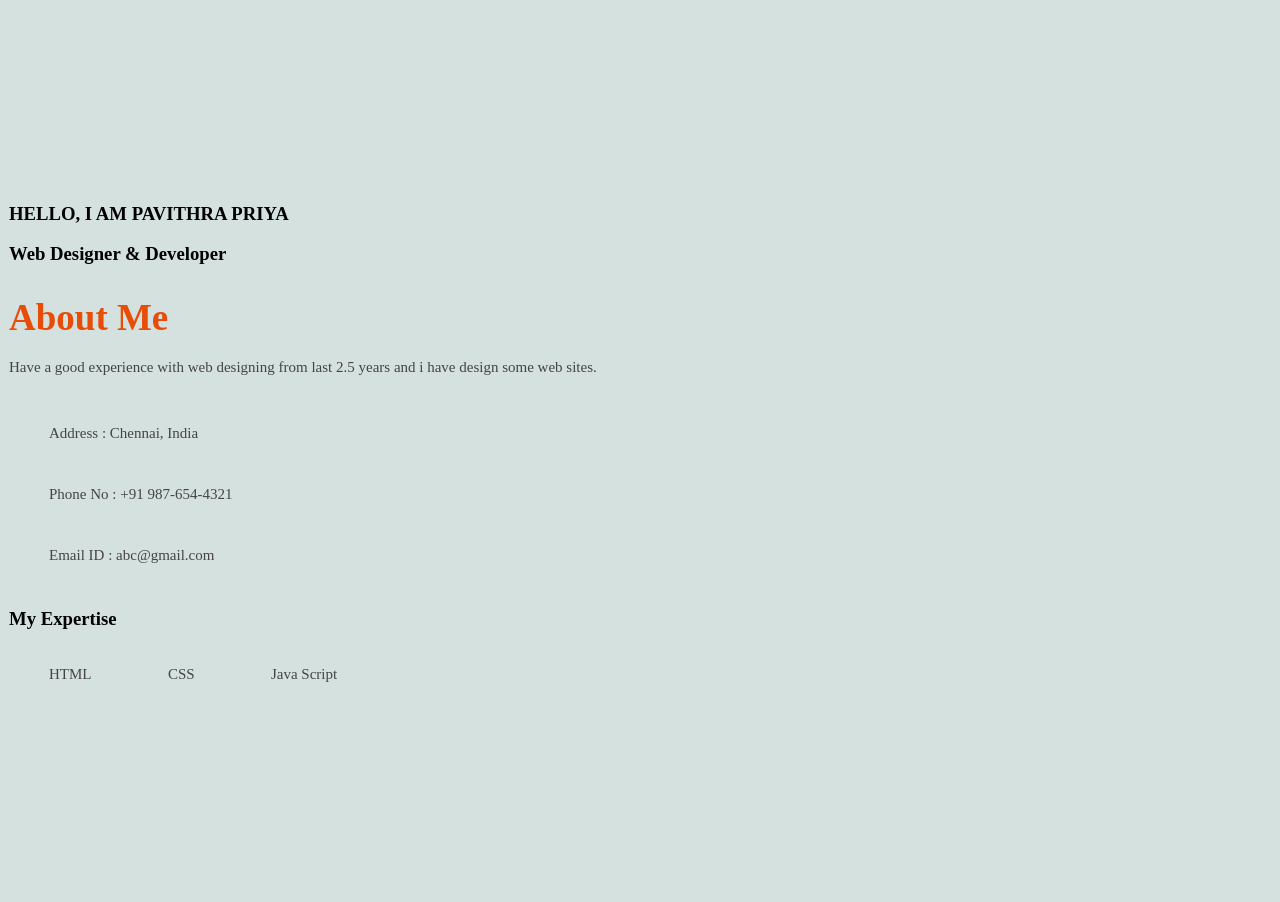
<file: Assignments/Pavithrapriya/Assignment 1/portfolio.html>
<!-- About Section Start From here -->
<html>
<head>

    <link rel="stylesheet" href="portfolio.css">
<body style="background-color:#d5e1df;">
 <section id="about-section">

    <!-- about right  -->
    <div class="about-right">
        <h3>HELLO, I AM PAVITHRA PRIYA</h3>
        <h3>Web Designer & Developer</h3>
        <h1>About Me</h1>
        <p>
        Have a good experience with web designing from last 2.5 years and i have design some web sites.
        </p>
        <div class="address">
            <ul>
                <li>
                    <p>Address : Chennai, India</p>
                </li>
                <li>
                    <p>Phone No : +91 987-654-4321</p>
                </li>
                <li>
                    <p>Email ID : abc@gmail.com</p>
                </li>
            </ul>
        </div>
        <div class="expertise">
            <h3>My Expertise</h3>
            <ul>
                <li>
                    <p>HTML</p>
                </li>
                <li>
                    <p>CSS</p>
                </li>
                <li>
                    <p>Java Script</p>
                </li>
            </ul>
        </div>
    </div>
</section>

</head>
</body>
</html>
</file>
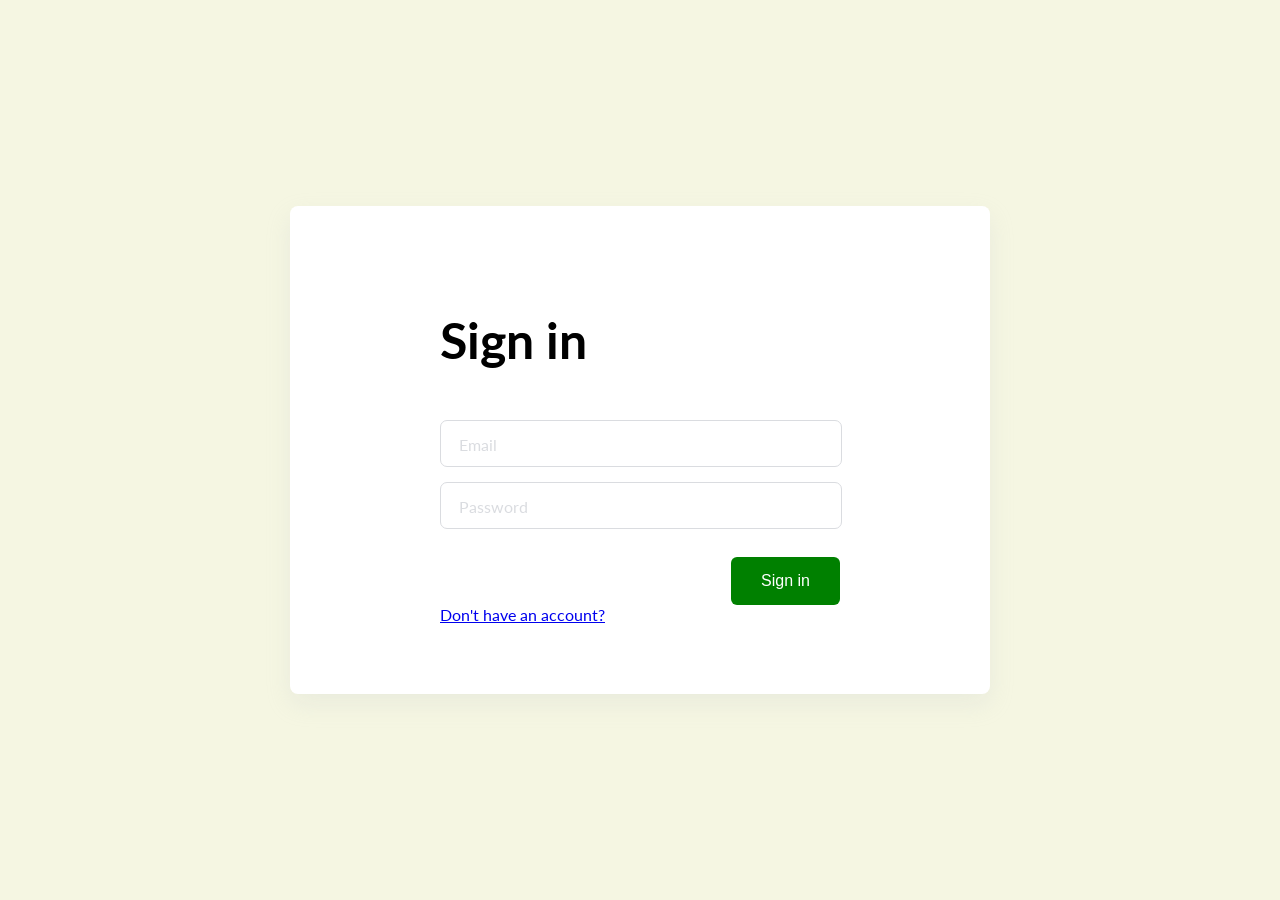
<file: Assignments/Pavithrapriya/Assignment 2/signin.html>
<!DOCTYPE html>
<html lang="en">
<head>
  <meta charset="UTF-8">
  <meta name="viewport" content="width=device-width, initial-scale=1.0">
  <meta http-equiv="X-UA-Compatible" content="ie=edge">
  <title>Document</title>
  <link rel="stylesheet" href="flask.css">
</head>
<body>
    <div class="signinForm">
        <form action="" class="form">
          <h1 class="title">Sign in</h1>

          <div class="inputContainer">
            <input type="text" class="input" placeholder="priyamohan4102@gmail.com">
            <label for="" class="label">Email</label>
          </div>
          <div class="inputContainer">
            <input type="password" class="input" placeholder="123456">
            <label for="" class="label">Password</label>
          </div>
          <input type="submit" class="submitBtn" value="Sign in" formaction="/">
          <a href="C:\Users\pavia\OneDrive\Desktop\flask\signup.html">Don't have an account?</a>
        </form>
      </div>


</body>
</html>
</file>
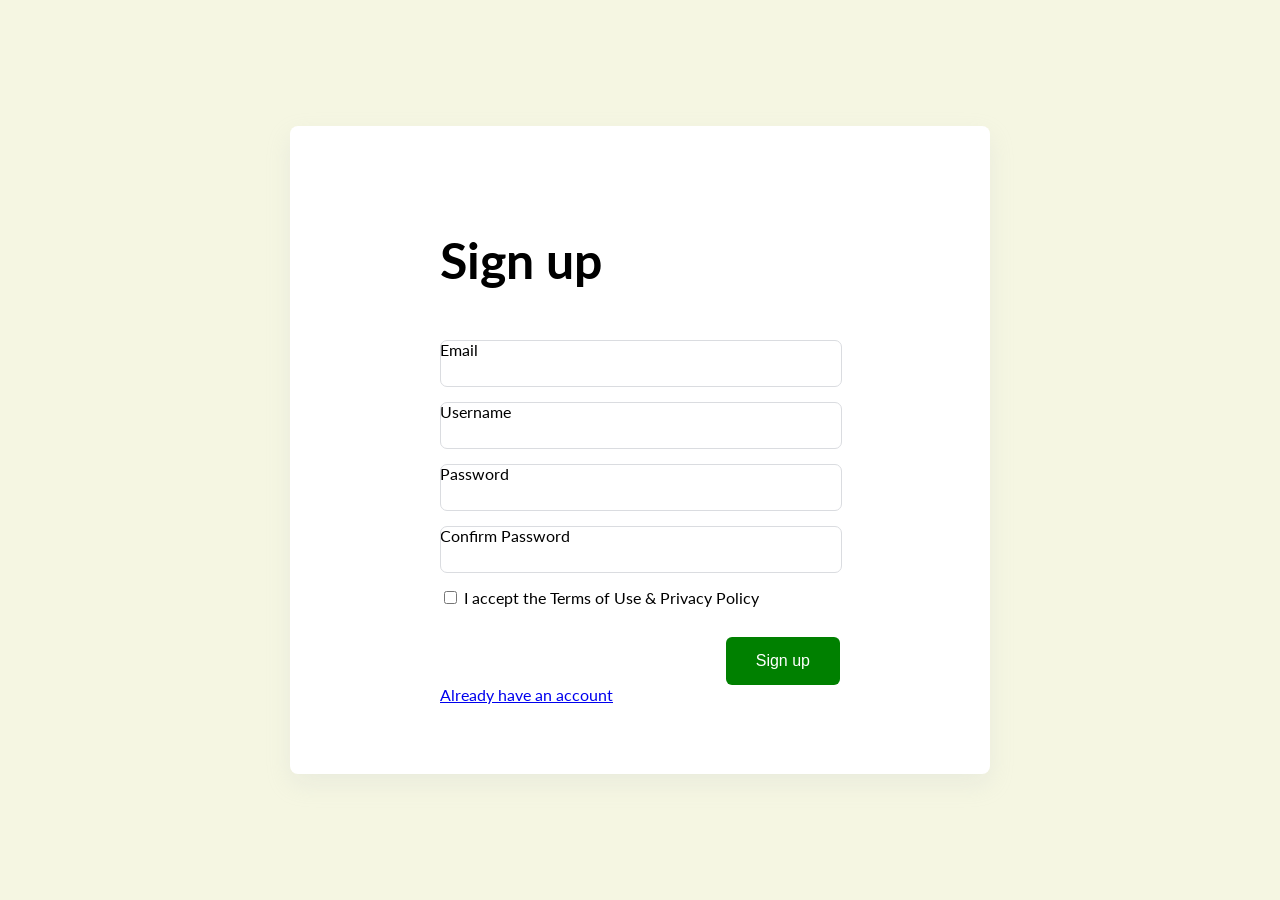
<file: Assignments/Pavithrapriya/Assignment 2/signup.html>
<!DOCTYPE html>
<html lang="en">
<head>
  <meta charset="UTF-8">
  <meta name="viewport" content="width=device-width, initial-scale=1.0">
  <meta http-equiv="X-UA-Compatible" content="ie=edge">
  <title>Document</title>
  <link rel="stylesheet" href="flask.css">
</head>
<body>
    <div class="signupForm">
        <form action="" class="form">
          <h1 class="title">Sign up</h1>

          <div class="inputContainer">
           <p>Email</p><input type="text" class="input" placeholder="pavi@gmail.com">

          </div>

          <div class="inputContainer">
            <p>Username</p><input type="text" class="input" placeholder="pavi">

          </div>

          <div class="inputContainer">
            <p>Password</p><input type="password" class="input" placeholder="123456">

          </div>

          <div class="inputContainer">
            <label>Confirm Password</label><input type="password" class="input" placeholder="123456">

          </div>

          <input type="checkbox" id="agree" name="agree" value="policy">
  <label>I accept the Terms of Use & Privacy Policy</label>
          <input type="submit" class="submitBtn" value="Sign up" formaction="/">
          <a href="C:\Users\pavia\OneDrive\Desktop\flask\signin.html">Already have an account</a>
        </form>
      </div>


</body>
</html>
</file>
<file: Assignments/Pavithrapriya/Assignment 1/portfolio.css>
/* -- About Section Start From here -- */
#about-section{
    width: 100%;
    height: 100%;
    display: flex;
    justify-content: space-between;
    align-items: center;
    padding: 1px;
  
    }
    .about-right{
    width: 57%;
    }
    .about-right ul li{
    display: flex;
    align-items: center;
    }
    .about-right h1{
    color: #e74d06;
    font-size: 37px;
    margin-bottom: 5px;
    }
    .about-right p{
    color: #444;
    line-height: 26px;
    font-size: 15px;
    }
    .about-right .address{
    margin: 25px 0;
    }
    .about-right .address ul li{
    margin-bottom: 5px;
    }
    
    .address .saprater{
    margin: 0 35px;
    }
    .about-right .expertise ul{
    width: 40%;
    display: flex;
    align-items: center;
    justify-content: space-between;
    }
    .expertise h3{
    margin-bottom: 1px;
    }
</file>
<file: Assignments/Pavithrapriya/Assignment 2/flask.css>
@import url('https://fonts.googleapis.com/css2?family=Lato&display=swap');
body {
    box-sizing: border-box;
    margin: 0;
    padding: 0;
    background-color:#f5f6e2;
    font-family: "lato", sans-serif;
  }
  .signupForm {
    display: flex;
    justify-content: center;
    align-items: center;
    height: 100vh;
  }
  .signinForm {
    display: flex;
    justify-content: center;
    align-items: center;
    height: 100vh;
  }
  .form {
    background-color: white;
    width: 400px;
    border-radius: 8px;
    padding: 70px 150px;
    box-shadow: 0 10px 25px rgba(188, 193, 198, 0.2);
  }

  .title {
    font-size: 50px;
    margin-bottom: 50px;
  }
  .inputContainer {
    position: relative;
    height: 45px;
    width: 90%;
    margin-bottom: 17px;
  }
  .Container {
    position: relative;
    height: 45px;
    width: 90%;
    margin-bottom: 17px;
  }
  .input {
    position: absolute;
    top: 0px;
    left: 0px;
    height: 100%;
    width: 100%;
    border: 1px solid #DADCE0;
    border-radius: 7px;
    font-size: 16px;
    padding: 0 20px;
    outline: none;
    background: none;
    z-index: 1;
  }
  ::placeholder {
    color: transparent;
  }
  .label {
    position: absolute;
    top: 15px;
    left: 15px;
    padding: 0 4px;
    background-color: white;
    color: #DADCE0;
    font-size: 16px;
    transition: 0.5s;
    z-index: 0;
  }
  .submitBtn {
    display: block;
    margin-left: auto;
    padding: 15px 30px;
    border: none;
    background-color: green;
    color: white;
    border-radius: 6px;
    cursor: pointer;
    font-size: 16px;
    margin-top: 30px;
  }
  .pl{
    display: flex;
    justify-content: center;
    align-items: center;
    font-family:sans-seriff;
    font-size: 25px;
  }
  .img{
    display: flex;
    justify-content: center;
    align-items: center;

  }
</file>
